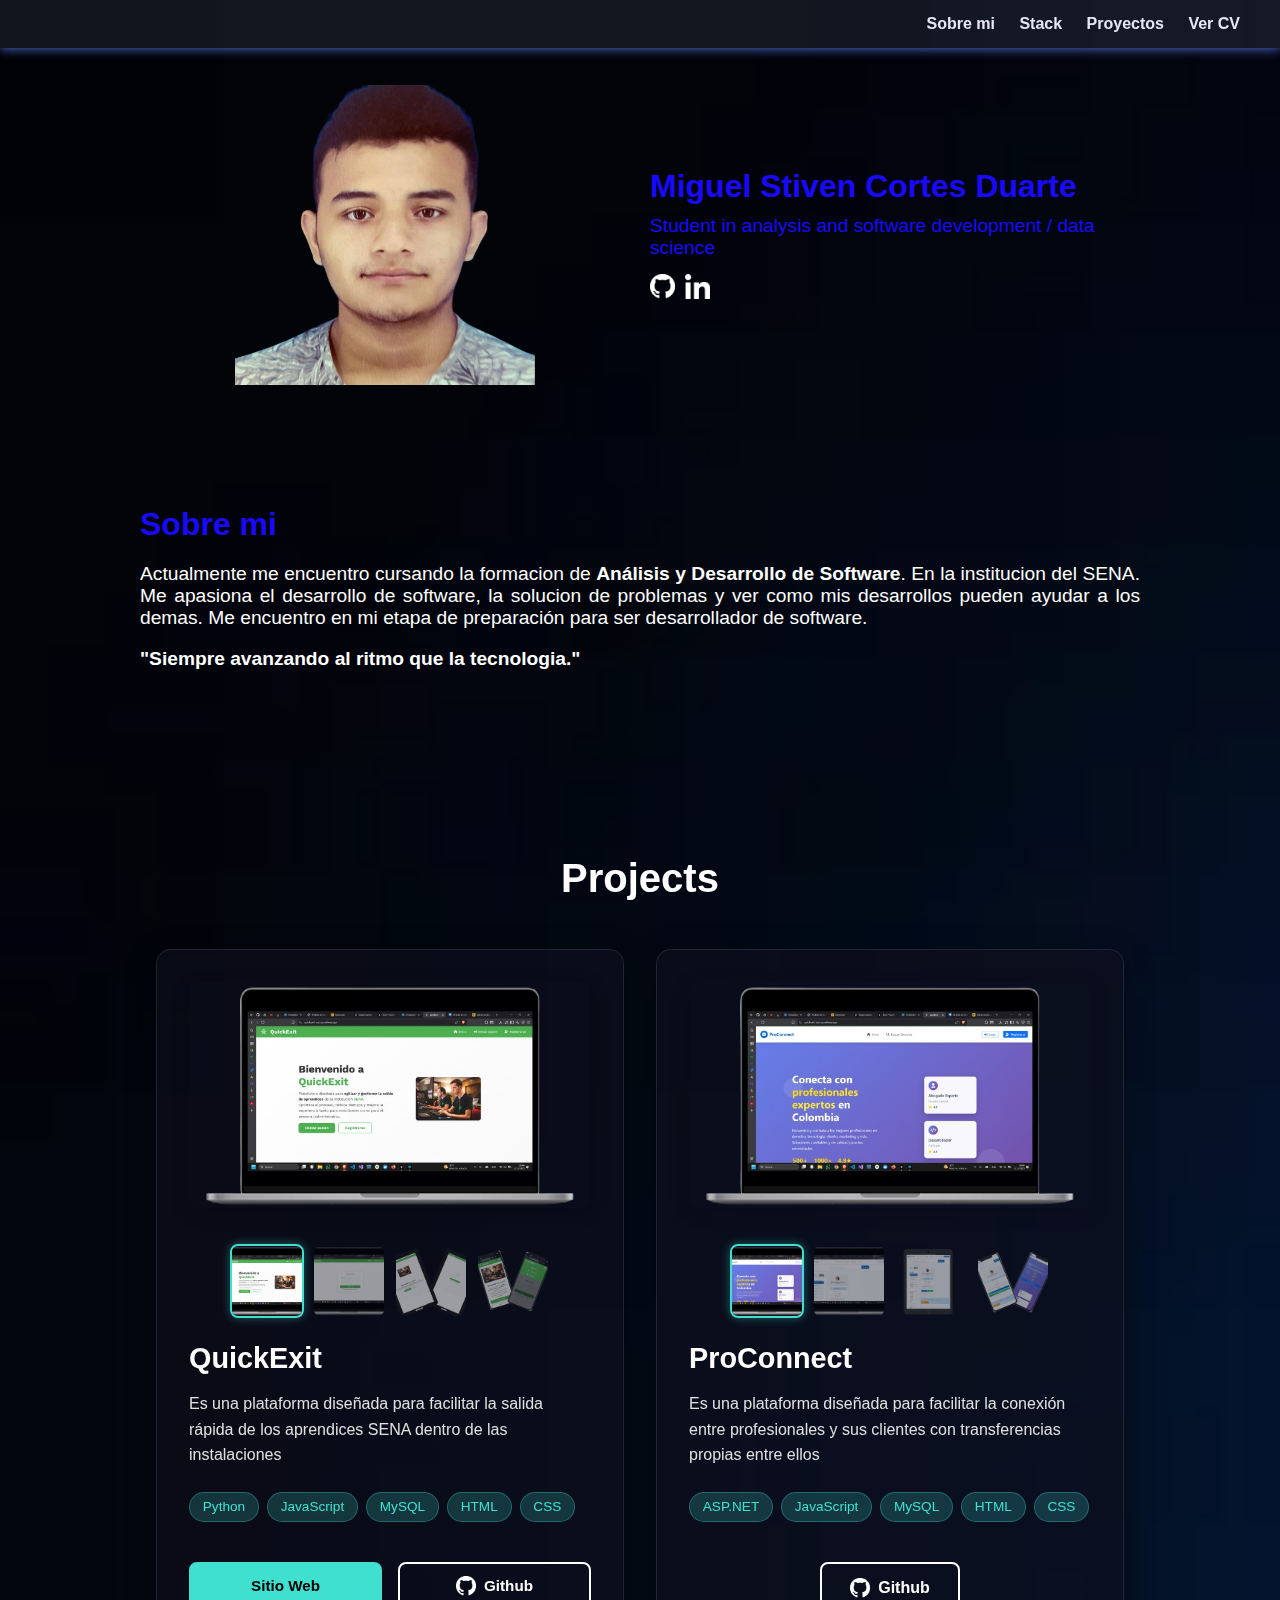
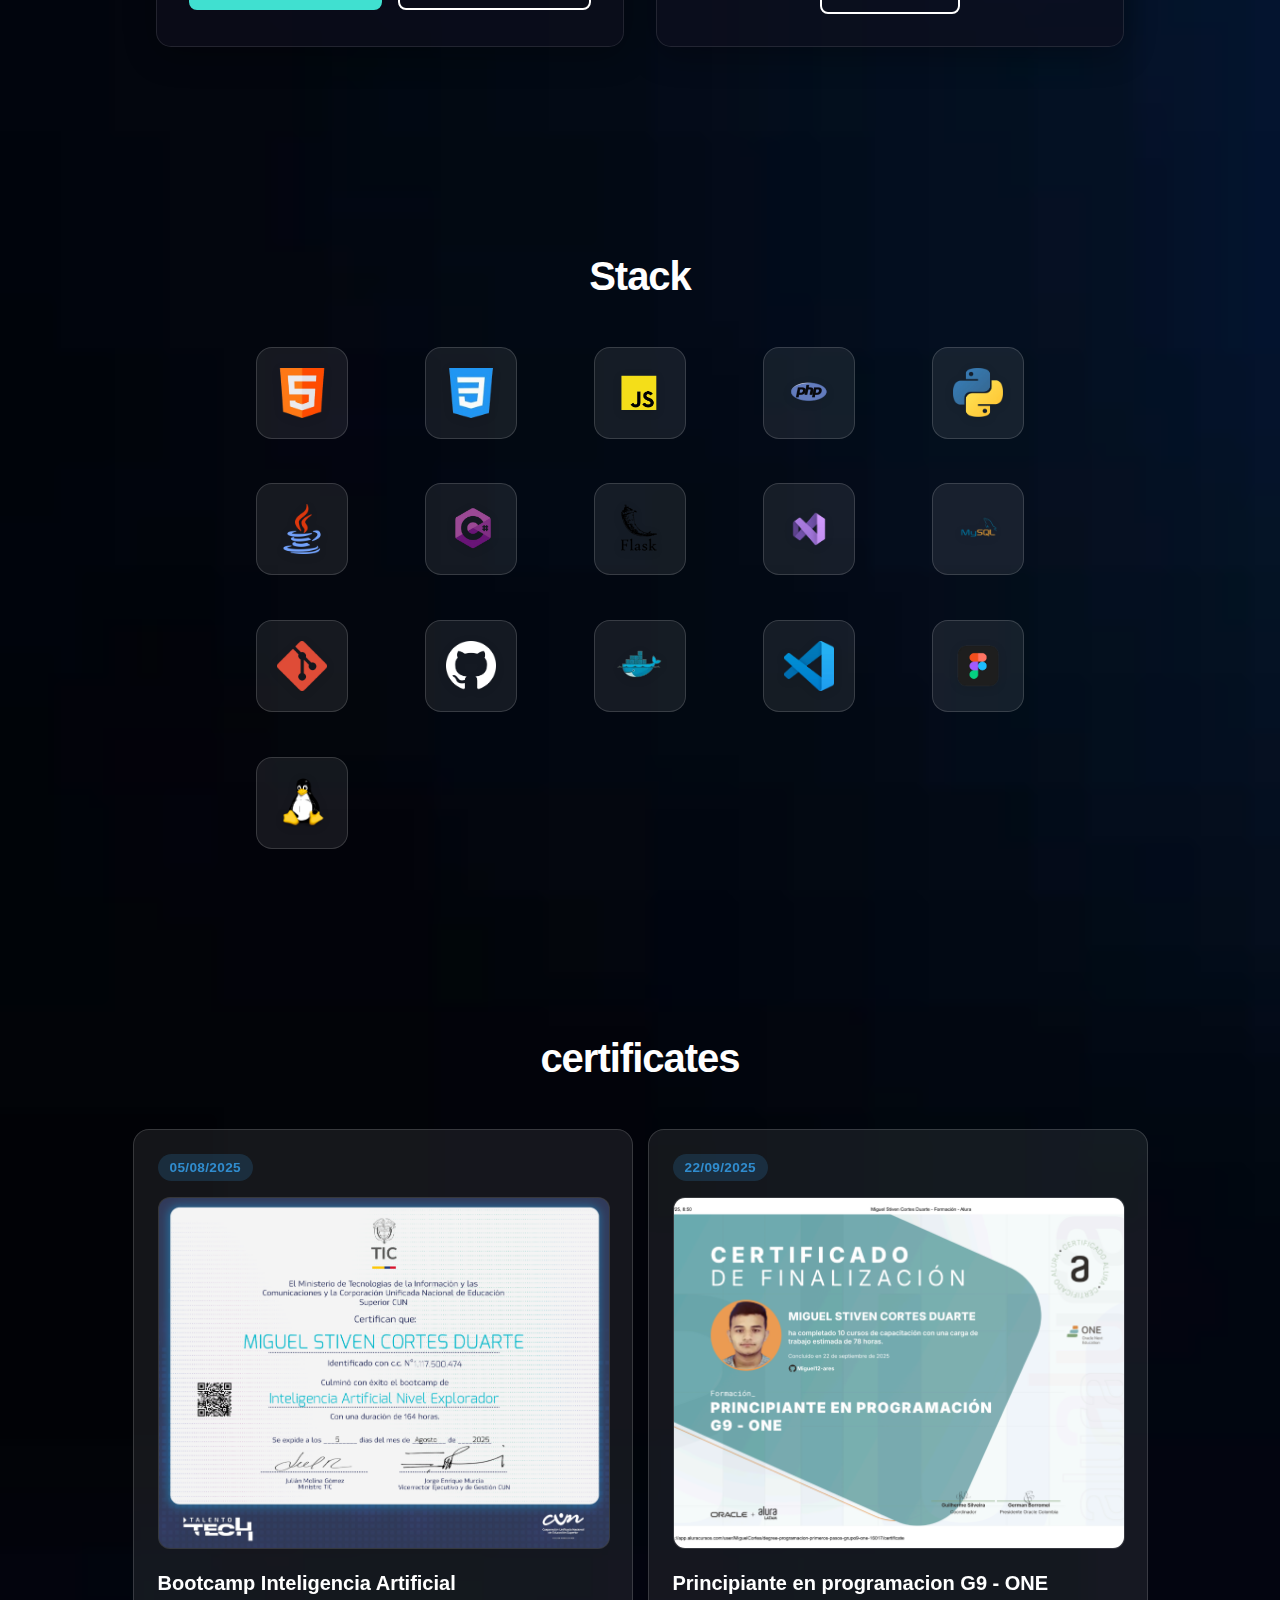
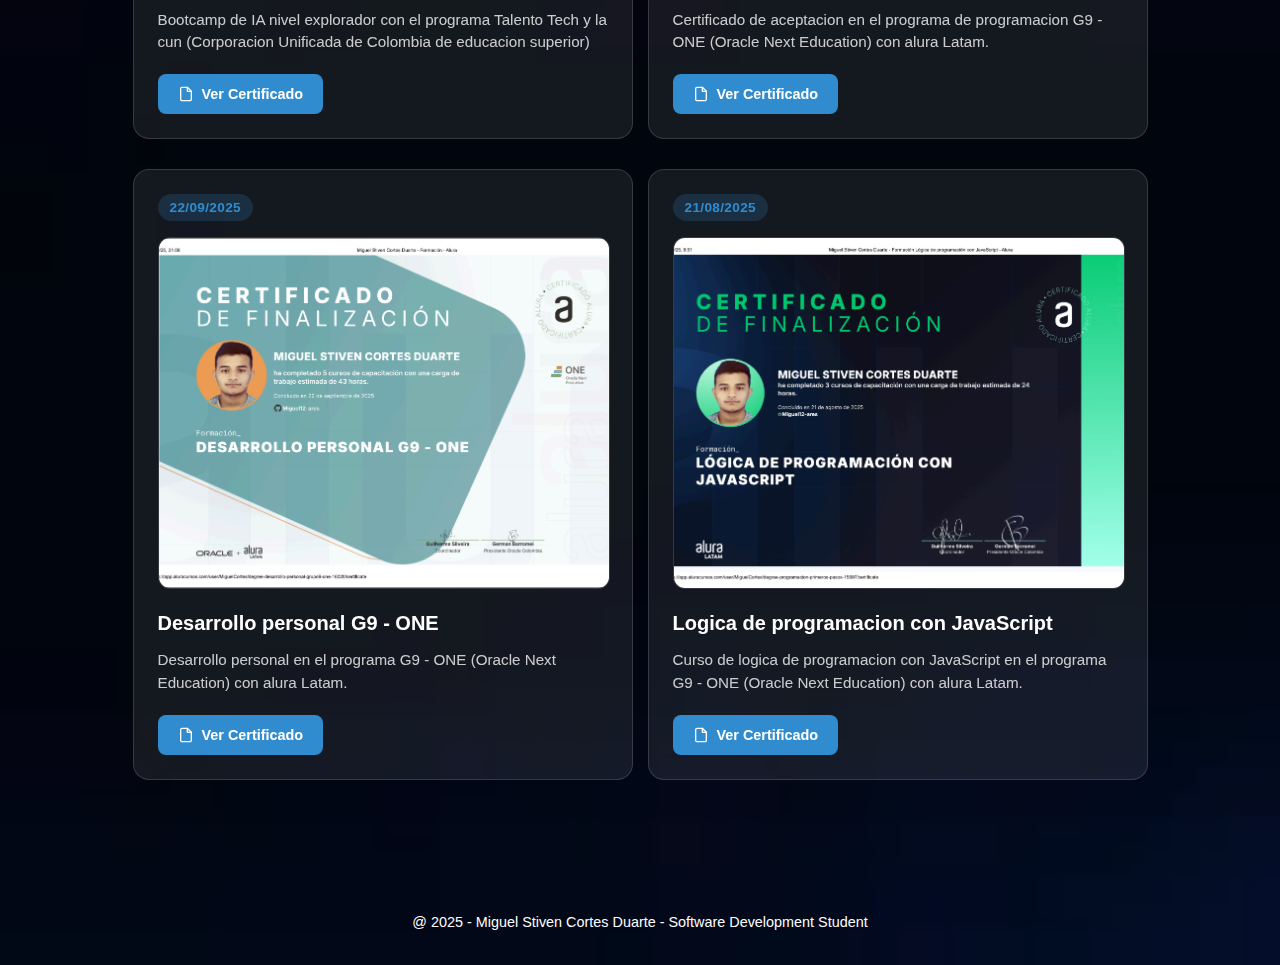
<file: index.html>
<!DOCTYPE html>
<html lang="es">
<head>
  <meta charset="UTF-8">
  <meta name="viewport" content="width=device-width, initial-scale=1.0">
  <title>Portafolio - Miguel Cortes</title>
  <!-- referencia a los estilos -->
  <link rel="stylesheet" href="css/global.css">
  <link rel="stylesheet" href="css/header.css">
  <link rel="stylesheet" href="css/perfil.css">
  <link rel="stylesheet" href="css/sobre-mi.css">
  <link rel="stylesheet" href="css/stack.css">
  <link rel="stylesheet" href="css/proyectos.css">
  <link rel="stylesheet" href="css/certificates.css">
  <!-- Iconos locales para tecnologías -->
  <link rel="icon" type="image/x-icon" href="img/Icon/icono.png">
</head>
<body>
  <!-- Fondo estático con gradientes - Open/Closed Principle aplicado -->
  <div class="static-background"></div>

  <!-- header de el portfolio -->
  <header class="header">
    <!-- nav para navegacion rapida -->
    <nav class="nav">
      <a href="#sobre-mi">Sobre mi</a>
      <a href="#stack">Stack</a>
      <a href="#proyectos">Proyectos</a>
      <a href="/pdf/Currículum-Miguel_Cortes.pdf">Ver CV</a>
    </nav>
  </header>

  <!-- seccion de mi perfil -->
  <section id="perfil">
  <div class="foto-perfil">
    <img src="img/perfil/foto-perfil.png" alt="Foto de perfil">
  </div>
  <div class="texto-sobre-mi">
    <h1>Miguel Stiven Cortes Duarte</h1>
    <h3>Student in analysis and software development / data science</h3>
    <div class="redes">
        <a href="https://github.com/Miguel12-ares" target="_blank">
            <img src="img/Icon/tools/github.png" alt="git hub">
        </a>
        <a href="https://www.linkedin.com/in/miguel-stiven-cortes-duarte-526046376/" target="_blank">
            <img src="img/Icon/tools/linkedin.png" alt="Linkedin">
        </a>
        </div>
    </div>
    </section>



  <!-- seccion sobre mi-->
  <section id="sobre-mi" class="seccion-sobre-mi">
    <h1>Sobre mi</h1>
    <div class="contenedor-sobre-mi">
        <p>
            Actualmente me encuentro cursando la formacion de <strong>Análisis y Desarrollo de Software</strong>. 
           En la institucion del SENA. Me apasiona el desarrollo de software, la solucion de problemas y ver 
           como mis desarrollos pueden ayudar a los demas. Me encuentro en mi etapa de preparación para ser
            desarrollador de software.
        </p>
        <p>
          <strong> "Siempre avanzando al ritmo que la tecnologia."</strong>
        </p>
    </div>    
  </section>

    <!-- mis proyectos -->
    <section id="proyectos" class="seccion-proyectos">
      <h1>Projects</h1>
      <!-- Contenedor principal de proyectos -->
      <div class="contenedor-proyectos">
        
        <!-- Proyecto 1: QuickExit -->
        <article class="proyecto-card">
          <div class="proyecto-contenido">
            <!-- Mockup principal -->
            <figure class="proyecto-mockup">
              <img id="quickexit-main" src="img/img-projects/quickexit/quickexit-pc.png" alt="QuickExit - Vista principal" class="mockup-imagen">
            </figure>
            
            <!-- Thumbnails navegables -->
            <div class="proyecto-thumbnails">
              <img src="img/img-projects/quickexit/quickexit-pc.png" alt="QuickExit - PC" class="thumbnail active" data-target="quickexit-main">
              <img src="img/img-projects/quickexit/quickexit-pc2.png" alt="QuickExit - PC 2" class="thumbnail" data-target="quickexit-main">
              <img src="img/img-projects/quickexit/quickexit-tablet.png" alt="QuickExit - Tablet" class="thumbnail" data-target="quickexit-main">
              <img src="img/img-projects/quickexit/quickexit-phone.png" alt="QuickExit - Móvil" class="thumbnail" data-target="quickexit-main">
            </div>
          </div>
          
          <!-- Información del proyecto -->
          <div class="proyecto-info">
            <h2 class="proyecto-titulo">QuickExit</h2>
            <p class="proyecto-descripcion">Es una plataforma diseñada para facilitar la salida rápida de los aprendices SENA dentro de las instalaciones</p>
            
            <!-- Badges de tecnologías -->
            <div class="proyecto-tecnologias">
              <span class="tech-badge">Python</span>
              <span class="tech-badge">JavaScript</span>
              <span class="tech-badge">MySQL</span>
              <span class="tech-badge">HTML</span>
              <span class="tech-badge">CSS</span>
            </div>
            
            <!-- Botones de acción -->
            <div class="proyecto-acciones">
              <a href="https://quickexit-test.up.railway.app/" target="_blank" class="btn btn-sitio"> 
                Sitio Web
              </a>
              <a href="https://github.com/Miguel12-ares/quickexit" target="_blank" class="btn btn-github">
                <img src="img/Icon/tools/github.png" alt="GitHub">
                Github
              </a>
            </div>
          </div>
        </article>
  
        <!-- Proyecto 2: ProConnect -->
        <article class="proyecto-card">
          <div class="proyecto-contenido">
            <!-- Mockup principal -->
            <figure class="proyecto-mockup">
              <img id="proconnect-main" src="img/img-projects/proconnect/proconnect-pc.png" alt="ProConnect - Vista principal" class="mockup-imagen">
            </figure>
            
            <!-- Thumbnails navegables -->
            <div class="proyecto-thumbnails">
              <img src="img/img-projects/proconnect/proconnect-pc.png" alt="ProConnect - PC" class="thumbnail active" data-target="proconnect-main">
              <img src="img/img-projects/proconnect/proconnect-pc2.png" alt="ProConnect - PC 2" class="thumbnail" data-target="proconnect-main">
              <img src="img/img-projects/proconnect/proconnect-tablet.png" alt="ProConnect - Tablet" class="thumbnail" data-target="proconnect-main">
              <img src="img/img-projects/proconnect/proconnect-phone.png" alt="ProConnect - Móvil" class="thumbnail" data-target="proconnect-main">
            </div>
          </div>
          
          <!-- Información del proyecto -->
          <div class="proyecto-info">
            <h2 class="proyecto-titulo">ProConnect</h2>
            <p class="proyecto-descripcion">Es una plataforma diseñada para facilitar la conexión entre profesionales y sus clientes con transferencias propias entre ellos</p>
            
            <!-- Badges de tecnologías -->
            <div class="proyecto-tecnologias">
              <span class="tech-badge">ASP.NET</span>
              <span class="tech-badge">JavaScript</span>
              <span class="tech-badge">MySQL</span>
              <span class="tech-badge">HTML</span>
              <span class="tech-badge">CSS</span>
            </div>
            
            <!-- Botones de acción -->
            <div class="proyecto-acciones single-button">
              <a href="https://github.com/Miguel12-ares/Proconenct" target="_blank" class="btn btn-github">
                <img src="img/Icon/tools/github.png" alt="GitHub">
                Github
              </a>
            </div>
          </div>
        </article>
  
      </div>
    </section>

  <!-- Sección Stack de Tecnologías -->
  <section id="stack" class="seccion-stack">
    <h1>Stack</h1>
    <div class="stack-container">
      <!-- Grid de tecnologías -->
      <div class="tech-grid">
        <!-- Frontend Technologies -->
        <div class="tech-item" data-tech="HTML5">
          <img src="img/Icon/web/icon-html.png" alt="HTML5" class="tech-icon">
        </div>
        <div class="tech-item" data-tech="CSS3">
          <img src="img/Icon/web/icon-css.png" alt="CSS3" class="tech-icon">
        </div>
        <div class="tech-item" data-tech="JavaScript">
          <img src="img/Icon/web/icon-js.png" alt="JavaScript" class="tech-icon">
        </div>
        
        <!-- Backend Technologies -->
        <div class="tech-item" data-tech="PHP">
          <img src="img/Icon/backend/php.png" alt="PHP" class="tech-icon">
        </div>
        <div class="tech-item" data-tech="Python">
          <img src="img/Icon/backend/python.png" alt="Python" class="tech-icon">
        </div>
        <div class="tech-item" data-tech="Java">
          <img src="img/Icon/backend/java.png" alt="Java" class="tech-icon">
        </div>
        <div class="tech-item" data-tech="C#">
          <img src="img/Icon/backend/c.png" alt="C#" class="tech-icon">
        </div>
        
        <!-- Frameworks & Libraries -->
        <div class="tech-item" data-tech="Flask">
          <img src="img/Icon/frameworks/flask.png" alt="Flask" class="tech-icon">
        </div>
        <div class="tech-item" data-tech="ASP.NET">
          <img src="img/Icon/frameworks/Mvs.png" alt="ASP.NET" class="tech-icon">
        </div>
        
        <!-- Database -->
        <div class="tech-item" data-tech="MySQL">
          <img src="img/Icon/db/mysql.png" alt="MySQL" class="tech-icon">
        </div>
        
        <!-- Tools & Others -->
        <div class="tech-item" data-tech="Git">
          <img src="img/Icon/tools/git.png" alt="Git" class="tech-icon">
        </div>
        <div class="tech-item" data-tech="GitHub">
          <img src="img/Icon/tools/github.png" alt="GitHub" class="tech-icon">
        </div>
        <div class="tech-item" data-tech="Docker">
          <img src="img/Icon/tools/docker.png" alt="Docker" class="tech-icon">
        </div>
        <div class="tech-item" data-tech="VS Code">
          <img src="img/Icon/tools/icon-vscode.png" alt="VS Code" class="tech-icon">
        </div>
        <div class="tech-item" data-tech="Figma">
          <img src="img/Icon/tools/icon-figma.png" alt="Figma" class="tech-icon">
        </div>
        
        <!-- Operating System -->
        <div class="tech-item" data-tech="Linux">
          <img src="img/Icon/os/icon-linux.png" alt="Linux" class="tech-icon">
        </div>
      </div>
    </div>
  </section>


  <!-- Sección certificates/Logros -->
  <section id="skills" class="seccion-skills">
    <h1>certificates</h1>
    <div class="skills-container">
      <!-- Grid de certificados -->
      <div class="certificates-grid">
        
        <!-- Certificado 1 -->
        <article class="certificate-card">
          <div class="certificate-date">05/08/2025</div>
          <div class="certificate-image">
            <img src="img/certificates/bootcamp-ia.png" alt="Bootcamp Inteligencia Artificial" class="cert-thumbnail">
          </div>
          <div class="certificate-info">
            <h3 class="certificate-title">Bootcamp Inteligencia Artificial</h3>
            <p class="certificate-description">Bootcamp de IA nivel explorador con el programa Talento Tech y la cun (Corporacion Unificada de Colombia de educacion superior)</p>
            <a href="/pdf/certificates/bootcamp-ia.pdf" target="_blank" class="btn-certificate" aria-label="Ver certificado de Bootcamp Inteligencia Artificial">
              <svg class="certificate-icon" width="16" height="16" viewBox="0 0 24 24" fill="none" xmlns="http://www.w3.org/2000/svg">
                <path d="M14 2H6C5.46957 2 4.96086 2.21071 4.58579 2.58579C4.21071 2.96086 4 3.46957 4 4V20C4 20.5304 4.21071 21.0391 4.58579 21.4142C4.96086 21.7893 5.46957 22 6 22H18C18.5304 22 19.0391 21.7893 19.4142 21.4142C19.7893 21.0391 20 20.5304 20 20V8L14 2Z" stroke="currentColor" stroke-width="2" stroke-linecap="round" stroke-linejoin="round"/>
                <polyline points="14,2 14,8 20,8" stroke="currentColor" stroke-width="2" stroke-linecap="round" stroke-linejoin="round"/>
              </svg>
              Ver Certificado
            </a>
          </div>
        </article>

        <!-- Certificado 2 -->
        <article class="certificate-card">
          <div class="certificate-date">22/09/2025</div>
          <div class="certificate-image">
            <img src="img/certificates/PrincipianteEnProgramacion.png" alt="Principiante en programacion G9 - ONE" class="cert-thumbnail">
          </div>
          <div class="certificate-info">
            <h3 class="certificate-title">Principiante en programacion G9 - ONE</h3>
            <p class="certificate-description">Certificado de aceptacion en el programa de programacion G9 - ONE (Oracle Next Education) con alura Latam.</p>
            <a href="/pdf/certificates/Miguel Stiven Cortes Duarte - Principiante en Programacion- Alura.pdf" target="_blank" class="btn-certificate" aria-label="Ver certificado de principiante en programacion G9 - ONE">
              <svg class="certificate-icon" width="16" height="16" viewBox="0 0 24 24" fill="none" xmlns="http://www.w3.org/2000/svg">
                <path d="M14 2H6C5.46957 2 4.96086 2.21071 4.58579 2.58579C4.21071 2.96086 4 3.46957 4 4V20C4 20.5304 4.21071 21.0391 4.58579 21.4142C4.96086 21.7893 5.46957 22 6 22H18C18.5304 22 19.0391 21.7893 19.4142 21.4142C19.7893 21.0391 20 20.5304 20 20V8L14 2Z" stroke="currentColor" stroke-width="2" stroke-linecap="round" stroke-linejoin="round"/>
                <polyline points="14,2 14,8 20,8" stroke="currentColor" stroke-width="2" stroke-linecap="round" stroke-linejoin="round"/>
              </svg>
              Ver Certificado
            </a>
          </div>
        </article>

        

        <!-- Certificado 3 -->
        <article class="certificate-card">
          <div class="certificate-date">22/09/2025</div>
          <div class="certificate-image">
            <img src="img/certificates/DesarrolloPersonal.png" alt="Desarrollo personal G9 - ONE" class="cert-thumbnail">
          </div>
          <div class="certificate-info">
            <h3 class="certificate-title">Desarrollo personal G9 - ONE</h3>
            <p class="certificate-description">Desarrollo personal en el programa G9 - ONE (Oracle Next Education) con alura Latam.</p>
            <a href="/pdf/certificates/Miguel Stiven Cortes Duarte - Formación - Alura.pdf" target="_blank" class="btn-certificate" aria-label="Ver certificado de Desarrollo personal G9 - ONE">
              <svg class="certificate-icon" width="16" height="16" viewBox="0 0 24 24" fill="none" xmlns="http://www.w3.org/2000/svg">
                <path d="M14 2H6C5.46957 2 4.96086 2.21071 4.58579 2.58579C4.21071 2.96086 4 3.46957 4 4V20C4 20.5304 4.21071 21.0391 4.58579 21.4142C4.96086 21.7893 5.46957 22 6 22H18C18.5304 22 19.0391 21.7893 19.4142 21.4142C19.7893 21.0391 20 20.5304 20 20V8L14 2Z" stroke="currentColor" stroke-width="2" stroke-linecap="round" stroke-linejoin="round"/>
                <polyline points="14,2 14,8 20,8 20,8" stroke="currentColor" stroke-width="2" stroke-linecap="round" stroke-linejoin="round"/>
              </svg>
              Ver Certificado
            </a>
          </div>
        </article>

        <!-- Certificado 4 -->
        <article class="certificate-card">
          <div class="certificate-date">21/08/2025</div>
          <div class="certificate-image">
            <img src="img/certificates/LogicaProgramacionJS.png" alt="Certificado del curso de logica de programcion con JS" class="cert-thumbnail">
          </div>
          <div class="certificate-info">
            <h3 class="certificate-title">Logica de programacion con JavaScript</h3>
            <p class="certificate-description">Curso de logica de programacion con JavaScript en el programa G9 - ONE (Oracle Next Education) con alura Latam.</p>
            <a href="/pdf/certificates/Miguel Stiven Cortes Duarte - Formación Lógica de programación con JavaScript - Alura.pdf" target="_blank" class="btn-certificate" aria-label="Ver certificado de logica de programacion con JavaScript">
              <svg class="certificate-icon" width="16" height="16" viewBox="0 0 24 24" fill="none" xmlns="http://www.w3.org/2000/svg">
                <path d="M14 2H6C5.46957 2 4.96086 2.21071 4.58579 2.58579C4.21071 2.96086 4 3.46957 4 4V20C4 20.5304 4.21071 21.0391 4.58579 21.4142C4.96086 21.7893 5.46957 22 6 22H18C18.5304 22 19.0391 21.7893 19.4142 21.4142C19.7893 21.0391 20 20.5304 20 20V8L14 2Z" stroke="currentColor" stroke-width="2" stroke-linecap="round" stroke-linejoin="round"/>
                <polyline points="14,2 14,8 20,8" stroke="currentColor" stroke-width="2" stroke-linecap="round" stroke-linejoin="round"/>
              </svg>
              Ver Certificado
            </a>
          </div>
        </article>

      </div>
    </div>
  </section>


  <!-- footer, con sus derechos de autor -->
  <footer class="footer">
    <p>@ 2025 - Miguel Stiven Cortes Duarte - Software Development Student</p>
  </footer>

  <!-- JavaScript modular para funcionalidades del portafolio -->
  <script src="js/thumbnails.js"></script>
  <script src="js/stack.js"></script>
  <script src="js/main.js"></script>

</body>
</html>
</file>
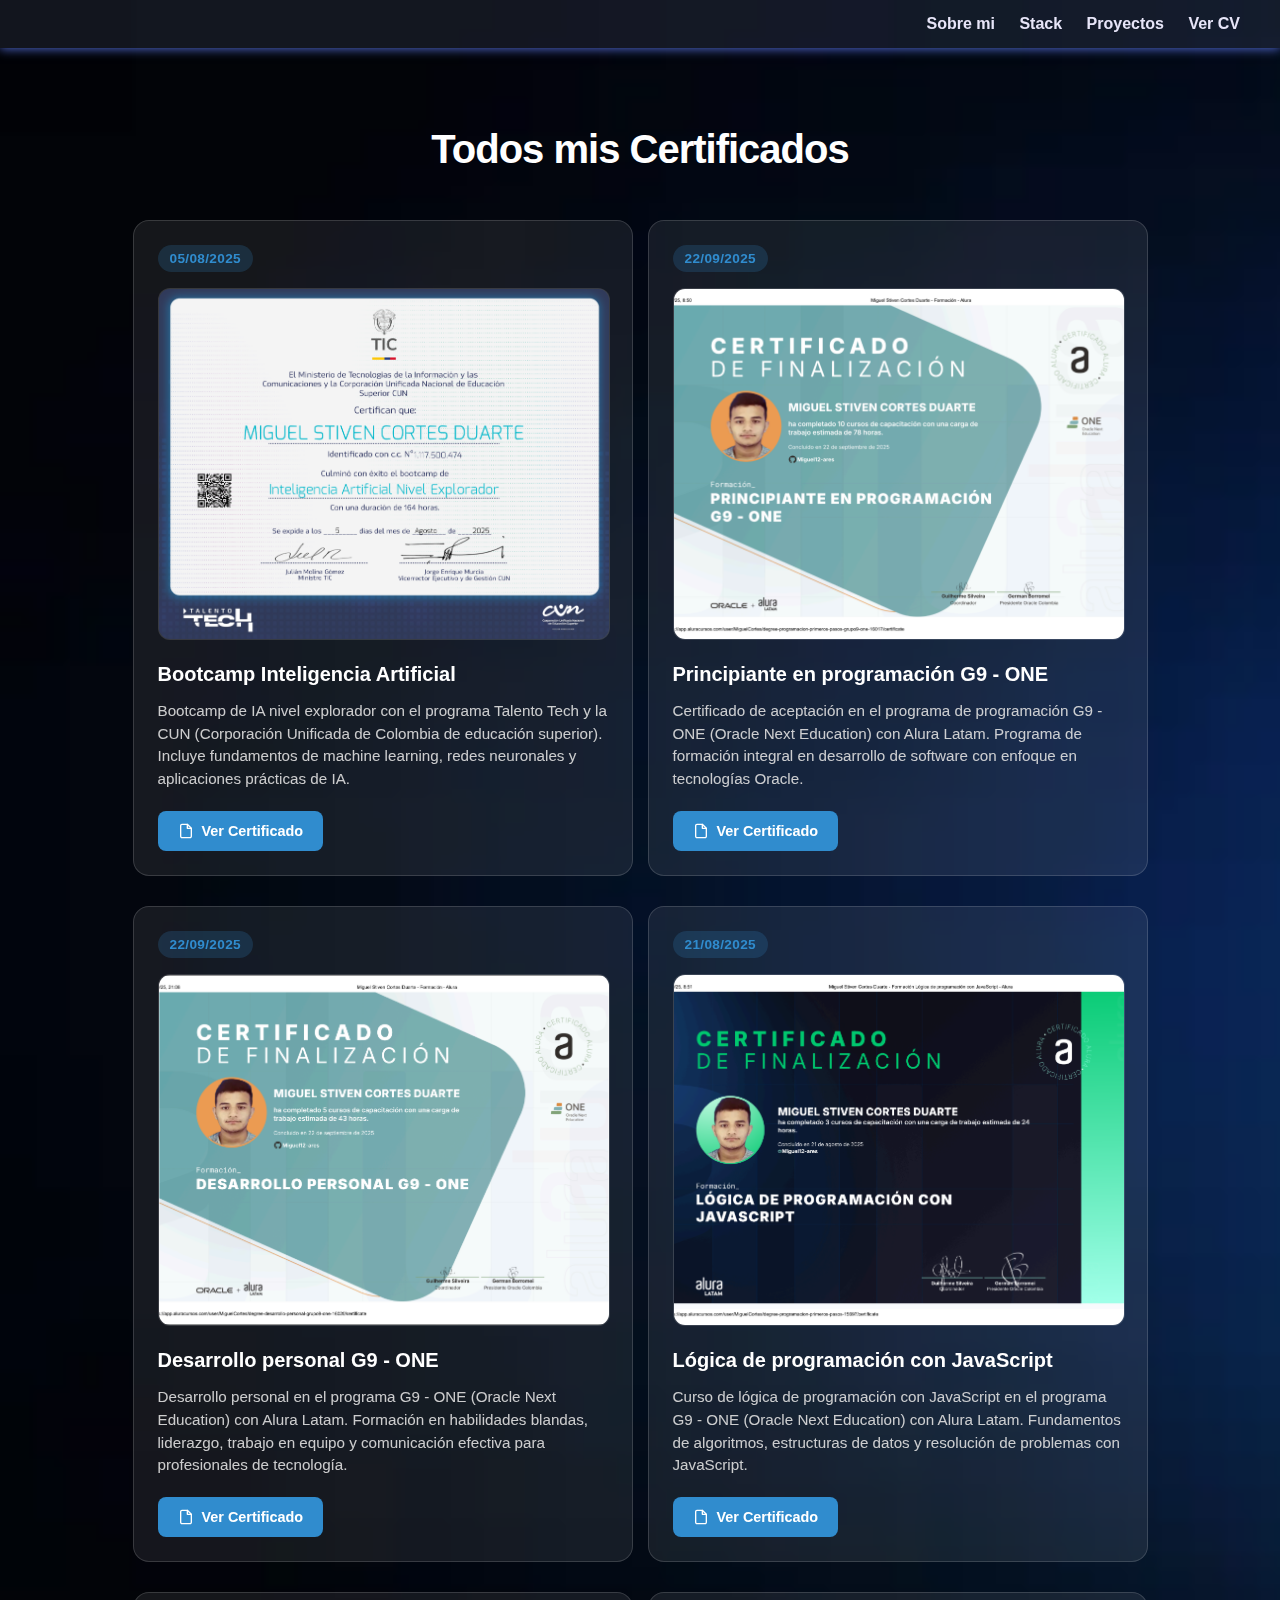
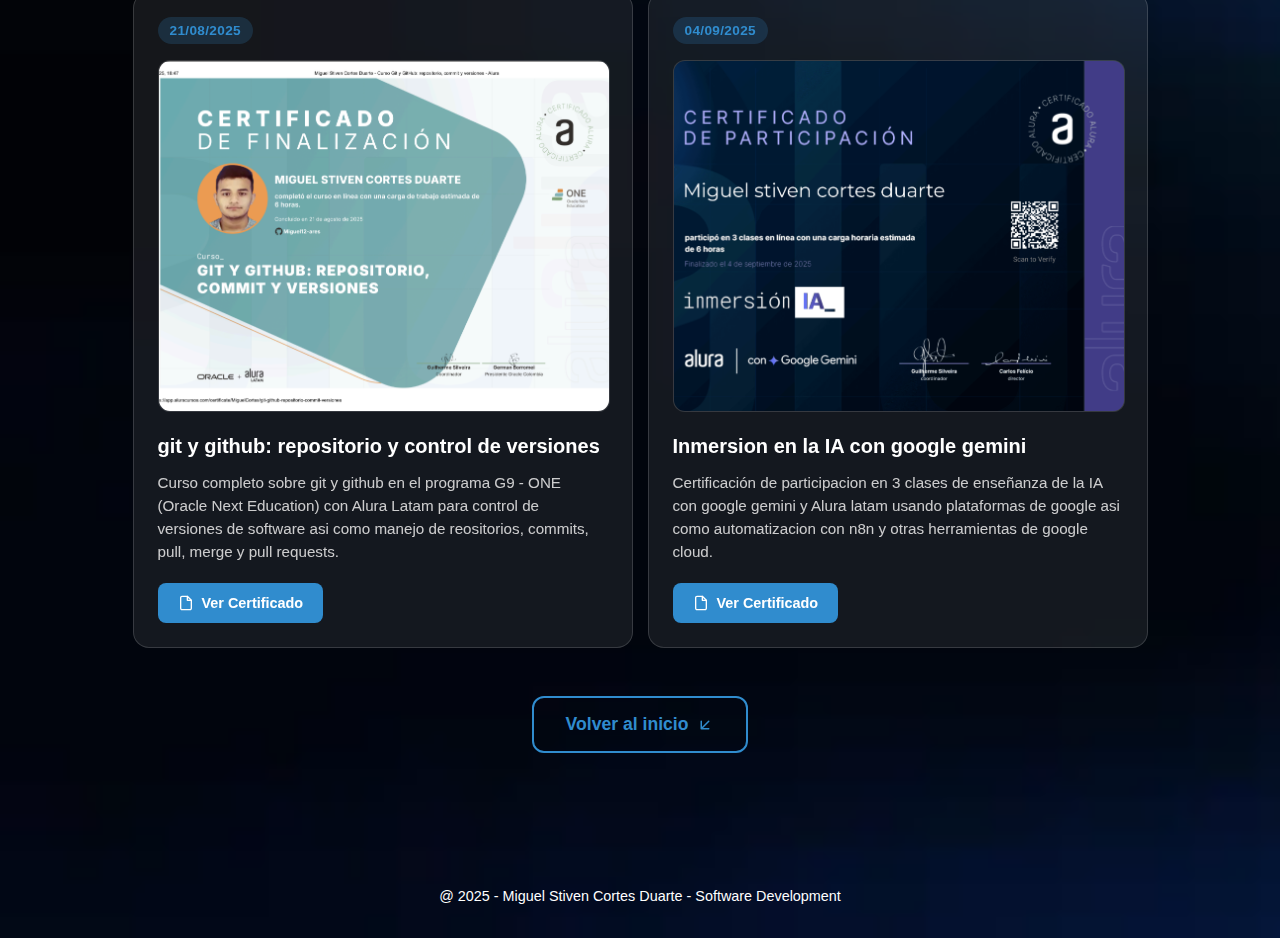
<file: certificates.html>
<!DOCTYPE html>
<html lang="es">
<head>
  <meta charset="UTF-8">
  <meta name="viewport" content="width=device-width, initial-scale=1.0">
  <title>Certificados - Miguel Cortes</title>
  <!-- referencia a los estilos -->
  <link rel="stylesheet" href="css/global.css">
  <link rel="stylesheet" href="css/header.css">
  <link rel="stylesheet" href="css/certificates.css">
  <!-- Iconos locales para tecnologías -->
  <link rel="icon" type="image/x-icon" href="img/Icon/icono.png">
</head>
<body>
  <!-- Fondo estático con gradientes -->
  <div class="static-background"></div>

  <!-- header de el portfolio -->
  <header class="header">
    <!-- nav para navegacion rapida -->
    <nav class="nav">
      <a href="index.html#sobre-mi">Sobre mi</a>
      <a href="index.html#stack">Stack</a>
      <a href="index.html#proyectos">Proyectos</a>
      <a href="/pdf/Currículum-Miguel_Cortes.pdf">Ver CV</a>
    </nav>
  </header>

  <!-- Sección principal de certificados -->
  <section id="skills" class="seccion-skills">
    <h1>Todos mis Certificados</h1>
    <div class="skills-container">
      <!-- Grid de certificados -->
      <div class="certificates-grid">
        
        <!-- Certificado 1 -->
        <article class="certificate-card">
          <div class="certificate-date">05/08/2025</div>
          <div class="certificate-image">
            <img src="img/certificates/bootcamp-ia.png" alt="Bootcamp Inteligencia Artificial" class="cert-thumbnail">
          </div>
          <div class="certificate-info">
            <h3 class="certificate-title">Bootcamp Inteligencia Artificial</h3>
            <p class="certificate-description">Bootcamp de IA nivel explorador con el programa Talento Tech y la CUN (Corporación Unificada de Colombia de educación superior). Incluye fundamentos de machine learning, redes neuronales y aplicaciones prácticas de IA.</p>
            <a href="/pdf/certificates/bootcamp-ia.pdf" target="_blank" class="btn-certificate" aria-label="Ver certificado de Bootcamp Inteligencia Artificial">
              <svg class="certificate-icon" width="16" height="16" viewBox="0 0 24 24" fill="none" xmlns="http://www.w3.org/2000/svg">
                <path d="M14 2H6C5.46957 2 4.96086 2.21071 4.58579 2.58579C4.21071 2.96086 4 3.46957 4 4V20C4 20.5304 4.21071 21.0391 4.58579 21.4142C4.96086 21.7893 5.46957 22 6 22H18C18.5304 22 19.0391 21.7893 19.4142 21.4142C19.7893 21.0391 20 20.5304 20 20V8L14 2Z" stroke="currentColor" stroke-width="2" stroke-linecap="round" stroke-linejoin="round"/>
                <polyline points="14,2 14,8 20,8" stroke="currentColor" stroke-width="2" stroke-linecap="round" stroke-linejoin="round"/>
              </svg>
              Ver Certificado
            </a>
          </div>
        </article>

        <!-- Certificado 2 -->
        <article class="certificate-card">
          <div class="certificate-date">22/09/2025</div>
          <div class="certificate-image">
            <img src="img/certificates/PrincipianteEnProgramacion.png" alt="Principiante en programacion G9 - ONE" class="cert-thumbnail">
          </div>
          <div class="certificate-info">
            <h3 class="certificate-title">Principiante en programación G9 - ONE</h3>
            <p class="certificate-description">Certificado de aceptación en el programa de programación G9 - ONE (Oracle Next Education) con Alura Latam. Programa de formación integral en desarrollo de software con enfoque en tecnologías Oracle.</p>
            <a href="/pdf/certificates/Miguel Stiven Cortes Duarte - Principiante en Programacion- Alura.pdf" target="_blank" class="btn-certificate" aria-label="Ver certificado de principiante en programacion G9 - ONE">
              <svg class="certificate-icon" width="16" height="16" viewBox="0 0 24 24" fill="none" xmlns="http://www.w3.org/2000/svg">
                <path d="M14 2H6C5.46957 2 4.96086 2.21071 4.58579 2.58579C4.21071 2.96086 4 3.46957 4 4V20C4 20.5304 4.21071 21.0391 4.58579 21.4142C4.96086 21.7893 5.46957 22 6 22H18C18.5304 22 19.0391 21.7893 19.4142 21.4142C19.7893 21.0391 20 20.5304 20 20V8L14 2Z" stroke="currentColor" stroke-width="2" stroke-linecap="round" stroke-linejoin="round"/>
                <polyline points="14,2 14,8 20,8" stroke="currentColor" stroke-width="2" stroke-linecap="round" stroke-linejoin="round"/>
              </svg>
              Ver Certificado
            </a>
          </div>
        </article>

        <!-- Certificado 3 -->
        <article class="certificate-card">
          <div class="certificate-date">22/09/2025</div>
          <div class="certificate-image">
            <img src="img/certificates/DesarrolloPersonal.png" alt="Desarrollo personal G9 - ONE" class="cert-thumbnail">
          </div>
          <div class="certificate-info">
            <h3 class="certificate-title">Desarrollo personal G9 - ONE</h3>
            <p class="certificate-description">Desarrollo personal en el programa G9 - ONE (Oracle Next Education) con Alura Latam. Formación en habilidades blandas, liderazgo, trabajo en equipo y comunicación efectiva para profesionales de tecnología.</p>
            <a href="/pdf/certificates/Miguel Stiven Cortes Duarte - Formación - Alura.pdf" target="_blank" class="btn-certificate" aria-label="Ver certificado de Desarrollo personal G9 - ONE">
              <svg class="certificate-icon" width="16" height="16" viewBox="0 0 24 24" fill="none" xmlns="http://www.w3.org/2000/svg">
                <path d="M14 2H6C5.46957 2 4.96086 2.21071 4.58579 2.58579C4.21071 2.96086 4 3.46957 4 4V20C4 20.5304 4.21071 21.0391 4.58579 21.4142C4.96086 21.7893 5.46957 22 6 22H18C18.5304 22 19.0391 21.7893 19.4142 21.4142C19.7893 21.0391 20 20.5304 20 20V8L14 2Z" stroke="currentColor" stroke-width="2" stroke-linecap="round" stroke-linejoin="round"/>
                <polyline points="14,2 14,8 20,8 20,8" stroke="currentColor" stroke-width="2" stroke-linecap="round" stroke-linejoin="round"/>
              </svg>
              Ver Certificado
            </a>
          </div>
        </article>

        <!-- Certificado 4 -->
        <article class="certificate-card">
          <div class="certificate-date">21/08/2025</div>
          <div class="certificate-image">
            <img src="img/certificates/LogicaProgramacionJS.png" alt="Certificado del curso de logica de programcion con JS" class="cert-thumbnail">
          </div>
          <div class="certificate-info">
            <h3 class="certificate-title">Lógica de programación con JavaScript</h3>
            <p class="certificate-description">Curso de lógica de programación con JavaScript en el programa G9 - ONE (Oracle Next Education) con Alura Latam. Fundamentos de algoritmos, estructuras de datos y resolución de problemas con JavaScript.</p>
            <a href="/pdf/certificates/Miguel Stiven Cortes Duarte - Formación Lógica de programación con JavaScript - Alura.pdf" target="_blank" class="btn-certificate" aria-label="Ver certificado de logica de programacion con JavaScript">
              <svg class="certificate-icon" width="16" height="16" viewBox="0 0 24 24" fill="none" xmlns="http://www.w3.org/2000/svg">
                <path d="M14 2H6C5.46957 2 4.96086 2.21071 4.58579 2.58579C4.21071 2.96086 4 3.46957 4 4V20C4 20.5304 4.21071 21.0391 4.58579 21.4142C4.96086 21.7893 5.46957 22 6 22H18C18.5304 22 19.0391 21.7893 19.4142 21.4142C19.7893 21.0391 20 20.5304 20 20V8L14 2Z" stroke="currentColor" stroke-width="2" stroke-linecap="round" stroke-linejoin="round"/>
                <polyline points="14,2 14,8 20,8" stroke="currentColor" stroke-width="2" stroke-linecap="round" stroke-linejoin="round"/>
              </svg>
              Ver Certificado
            </a>
          </div>
        </article>

        <!-- Certificado 5 -->
        <article class="certificate-card">
          <div class="certificate-date">21/08/2025</div>
          <div class="certificate-image">
            <img src="img/certificates/git-github.png" alt="git y github: repositorio y control de versiones" class="cert-thumbnail">
          </div>
          <div class="certificate-info">
            <h3 class="certificate-title">git y github: repositorio y control de versiones</h3>
            <p class="certificate-description">Curso completo sobre git y github en el programa G9 - ONE (Oracle Next Education) con Alura Latam para control de versiones de software asi como manejo de reositorios, commits, pull, merge y pull requests.</p>
            <a href="/pdf/certificates/Miguel Stiven Cortes Duarte - Curso Git y GitHub_ repositorio, commit y versiones - Alura.pdf" target="_blank" class="btn-certificate" aria-label="Ver certificado de Fundamentos de Base de Datos">
              <svg class="certificate-icon" width="16" height="16" viewBox="0 0 24 24" fill="none" xmlns="http://www.w3.org/2000/svg">
                <path d="M14 2H6C5.46957 2 4.96086 2.21071 4.58579 2.58579C4.21071 2.96086 4 3.46957 4 4V20C4 20.5304 4.21071 21.0391 4.58579 21.4142C4.96086 21.7893 5.46957 22 6 22H18C18.5304 22 19.0391 21.7893 19.4142 21.4142C19.7893 21.0391 20 20.5304 20 20V8L14 2Z" stroke="currentColor" stroke-width="2" stroke-linecap="round" stroke-linejoin="round"/>
                <polyline points="14,2 14,8 20,8" stroke="currentColor" stroke-width="2" stroke-linecap="round" stroke-linejoin="round"/>
              </svg>
              Ver Certificado
            </a>
          </div>
        </article>

        <!-- Certificado 6 -->
        <article class="certificate-card">
          <div class="certificate-date">04/09/2025</div>
          <div class="certificate-image">
            <img src="img/certificates/inmersion-ia.png" alt="inmersion ia con google" class="cert-thumbnail">
          </div>
          <div class="certificate-info">
            <h3 class="certificate-title">Inmersion en la IA con google gemini</h3>
            <p class="certificate-description">Certificación de participacion en 3 clases de enseñanza de la IA con google gemini y Alura latam usando plataformas de google asi como automatizacion con n8n y otras herramientas de google cloud. </p>
            <a href="/pdf/certificates/Inmersión IA con Google Gemini.pdf" target="_blank" class="btn-certificate" aria-label="Ver certificado de Desarrollo Web Frontend">
              <svg class="certificate-icon" width="16" height="16" viewBox="0 0 24 24" fill="none" xmlns="http://www.w3.org/2000/svg">
                <path d="M14 2H6C5.46957 2 4.96086 2.21071 4.58579 2.58579C4.21071 2.96086 4 3.46957 4 4V20C4 20.5304 4.21071 21.0391 4.58579 21.4142C4.96086 21.7893 5.46957 22 6 22H18C18.5304 22 19.0391 21.7893 19.4142 21.4142C19.7893 21.0391 20 20.5304 20 20V8L14 2Z" stroke="currentColor" stroke-width="2" stroke-linecap="round" stroke-linejoin="round"/>
                <polyline points="14,2 14,8 20,8" stroke="currentColor" stroke-width="2" stroke-linecap="round" stroke-linejoin="round"/>
              </svg>
              Ver Certificado
            </a>
          </div>
        </article>

      </div>

      <!-- Botón para volver al inicio -->
      <div class="ver-mas-container">
        <a href="index.html#skills" class="btn-ver-mas">
          Volver al inicio
          <svg class="arrow-icon" width="16" height="16" viewBox="0 0 24 24" fill="none" xmlns="http://www.w3.org/2000/svg">
            <path d="M17 7L7 17M7 17H17M7 17V7" stroke="currentColor" stroke-width="2" stroke-linecap="round" stroke-linejoin="round"/>
          </svg>
        </a>
      </div>
    </div>
  </section>

  <!-- footer, con sus derechos de autor -->
  <footer class="footer">
    <p>@ 2025 - Miguel Stiven Cortes Duarte - Software Development </p>
  </footer>

  <!-- JavaScript modular para funcionalidades del portafolio -->
  <script src="js/main.js"></script>

</body>
</html>
</file>
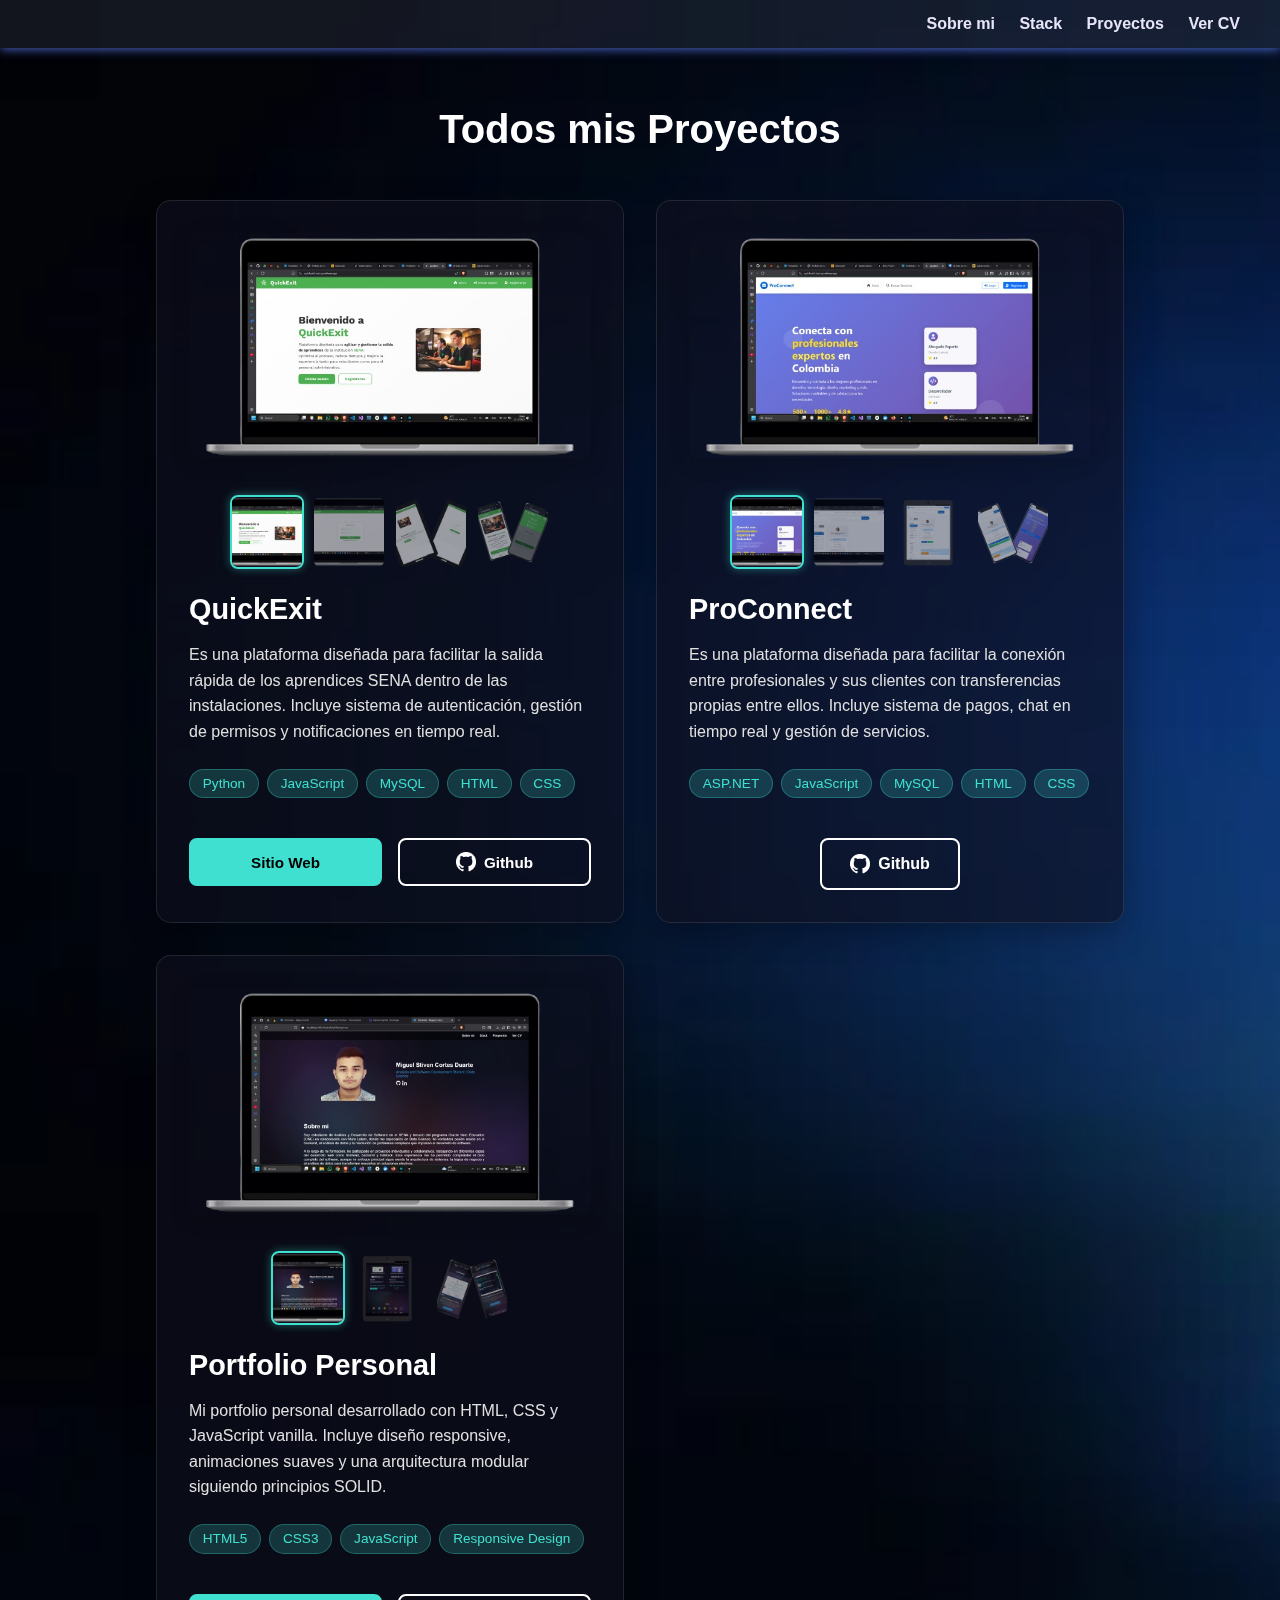
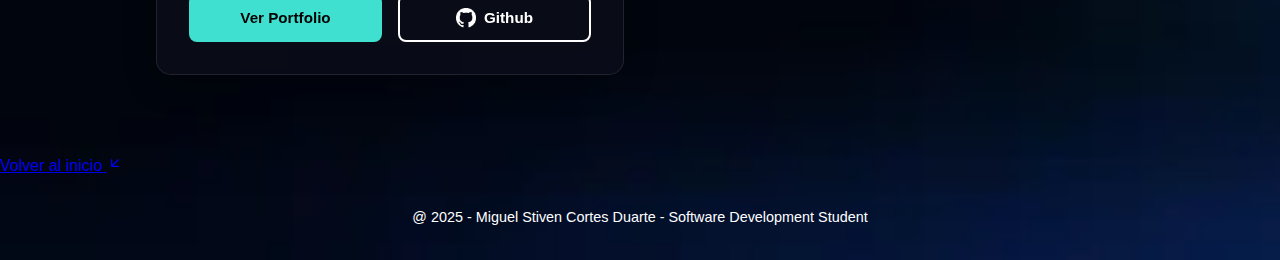
<file: projects.html>
<!DOCTYPE html>
<html lang="es">
<head>
  <meta charset="UTF-8">
  <meta name="viewport" content="width=device-width, initial-scale=1.0">
  <title>Proyectos - Miguel Cortes</title>
  <!-- referencia a los estilos -->
  <link rel="stylesheet" href="css/global.css">
  <link rel="stylesheet" href="css/header.css">
  <link rel="stylesheet" href="css/proyectos.css">
  <!-- Iconos locales para tecnologías -->
  <link rel="icon" type="image/x-icon" href="img/Icon/icono.png">
</head>
<body>
  <!-- Fondo estático con gradientes -->
  <div class="static-background"></div>

  <!-- header de el portfolio -->
  <header class="header">
    <!-- nav para navegacion rapida -->
    <nav class="nav">
      <a href="index.html#sobre-mi">Sobre mi</a>
      <a href="index.html#stack">Stack</a>
      <a href="index.html#proyectos">Proyectos</a>
      <a href="/pdf/Currículum-Miguel_Cortes.pdf">Ver CV</a>
    </nav>
  </header>

  <!-- Sección principal de proyectos -->
  <section id="proyectos" class="seccion-proyectos">
    <h1>Todos mis Proyectos</h1>
    <!-- Contenedor principal de proyectos -->
    <div class="contenedor-proyectos">
      
      <!-- Proyecto 1: QuickExit -->
      <article class="proyecto-card">
        <div class="proyecto-contenido">
          <!-- Mockup principal -->
          <figure class="proyecto-mockup">
            <img id="quickexit-main" src="img/img-projects/quickexit/quickexit-pc.png" alt="QuickExit - Vista principal" class="mockup-imagen">
          </figure>
          
          <!-- Thumbnails navegables -->
          <div class="proyecto-thumbnails">
            <img src="img/img-projects/quickexit/quickexit-pc.png" alt="QuickExit - PC" class="thumbnail active" data-target="quickexit-main">
            <img src="img/img-projects/quickexit/quickexit-pc2.png" alt="QuickExit - PC 2" class="thumbnail" data-target="quickexit-main">
            <img src="img/img-projects/quickexit/quickexit-tablet.png" alt="QuickExit - Tablet" class="thumbnail" data-target="quickexit-main">
            <img src="img/img-projects/quickexit/quickexit-phone.png" alt="QuickExit - Móvil" class="thumbnail" data-target="quickexit-main">
          </div>
        </div>
        
        <!-- Información del proyecto -->
        <div class="proyecto-info">
          <h2 class="proyecto-titulo">QuickExit</h2>
          <p class="proyecto-descripcion">Es una plataforma diseñada para facilitar la salida rápida de los aprendices SENA dentro de las instalaciones. Incluye sistema de autenticación, gestión de permisos y notificaciones en tiempo real.</p>
          
          <!-- Badges de tecnologías -->
          <div class="proyecto-tecnologias">
            <span class="tech-badge">Python</span>
            <span class="tech-badge">JavaScript</span>
            <span class="tech-badge">MySQL</span>
            <span class="tech-badge">HTML</span>
            <span class="tech-badge">CSS</span>
          </div>
          
          <!-- Botones de acción -->
          <div class="proyecto-acciones">
            <a href="https://quickexit.vercel.app/" target="_blank" class="btn btn-sitio"> 
              Sitio Web
            </a>
            <a href="https://github.com/Miguel12-ares/quickexit" target="_blank" class="btn btn-github">
              <img src="img/Icon/tools/github.png" alt="GitHub">
              Github
            </a>
          </div>
        </div>
      </article>

      <!-- Proyecto 2: ProConnect -->
      <article class="proyecto-card">
        <div class="proyecto-contenido">
          <!-- Mockup principal -->
          <figure class="proyecto-mockup">
            <img id="proconnect-main" src="img/img-projects/proconnect/proconnect-pc.png" alt="ProConnect - Vista principal" class="mockup-imagen">
          </figure>
          
          <!-- Thumbnails navegables -->
          <div class="proyecto-thumbnails">
            <img src="img/img-projects/proconnect/proconnect-pc.png" alt="ProConnect - PC" class="thumbnail active" data-target="proconnect-main">
            <img src="img/img-projects/proconnect/proconnect-pc2.png" alt="ProConnect - PC 2" class="thumbnail" data-target="proconnect-main">
            <img src="img/img-projects/proconnect/proconnect-tablet.png" alt="ProConnect - Tablet" class="thumbnail" data-target="proconnect-main">
            <img src="img/img-projects/proconnect/proconnect-phone.png" alt="ProConnect - Móvil" class="thumbnail" data-target="proconnect-main">
          </div>
        </div>
        
        <!-- Información del proyecto -->
        <div class="proyecto-info">
          <h2 class="proyecto-titulo">ProConnect</h2>
          <p class="proyecto-descripcion">Es una plataforma diseñada para facilitar la conexión entre profesionales y sus clientes con transferencias propias entre ellos. Incluye sistema de pagos, chat en tiempo real y gestión de servicios.</p>
          
          <!-- Badges de tecnologías -->
          <div class="proyecto-tecnologias">
            <span class="tech-badge">ASP.NET</span>
            <span class="tech-badge">JavaScript</span>
            <span class="tech-badge">MySQL</span>
            <span class="tech-badge">HTML</span>
            <span class="tech-badge">CSS</span>
          </div>
          
          <!-- Botones de acción -->
          <div class="proyecto-acciones single-button">
            <a href="https://github.com/Miguel12-ares/Proconenct" target="_blank" class="btn btn-github">
              <img src="img/Icon/tools/github.png" alt="GitHub">
              Github
            </a>
          </div>
        </div>
      </article>

      <!-- Proyecto 3: Portfolio Personal -->
      <article class="proyecto-card">
        <div class="proyecto-contenido">
          <!-- Mockup principal -->
          <figure class="proyecto-mockup">
            <img id="portfolio-main" src="img/img-projects/portfolio/portfolio-pc.png" alt="Portfolio Personal - Vista principal" class="mockup-imagen">
          </figure>
          
          <!-- Thumbnails navegables -->
          <div class="proyecto-thumbnails">
            <img src="img/img-projects/portfolio/portfolio-pc.png" alt="Portfolio - PC" class="thumbnail active" data-target="portfolio-main">
            <img src="img/img-projects/portfolio/portfolio-tablet.png" alt="Portfolio - PC 2" class="thumbnail" data-target="portfolio-main">
            <img src="img/img-projects/portfolio/portfolio-phone.png" alt="Portfolio - Tablet" class="thumbnail" data-target="portfolio-main">
          </div>
        </div>
        
        <!-- Información del proyecto -->
        <div class="proyecto-info">
          <h2 class="proyecto-titulo">Portfolio Personal</h2>
          <p class="proyecto-descripcion">Mi portfolio personal desarrollado con HTML, CSS y JavaScript vanilla. Incluye diseño responsive, animaciones suaves y una arquitectura modular siguiendo principios SOLID.</p>
          
          <!-- Badges de tecnologías -->
          <div class="proyecto-tecnologias">
            <span class="tech-badge">HTML5</span>
            <span class="tech-badge">CSS3</span>
            <span class="tech-badge">JavaScript</span>
            <span class="tech-badge">Responsive Design</span>
          </div>
          
          <!-- Botones de acción -->
          <div class="proyecto-acciones">
            <a href="https://miguel.adso.pro/" class="btn btn-sitio"> 
              Ver Portfolio
            </a>
            <a href="https://github.com/Miguel12-ares/portfolio" target="_blank" class="btn btn-github">
              <img src="img/Icon/tools/github.png" alt="GitHub">
              Github
            </a>
          </div>
        </div>
      </article>
        <!-- MAS PROJECTOS -->
      </section>
    <!-- Botón para volver al inicio -->
    <div class="ver-mas-container">
      <a href="index.html#proyectos" class="btn-ver-mas">
        Volver al inicio
        <svg class="arrow-icon" width="16" height="16" viewBox="0 0 24 24" fill="none" xmlns="http://www.w3.org/2000/svg">
          <path d="M17 7L7 17M7 17H17M7 17V7" stroke="currentColor" stroke-width="2" stroke-linecap="round" stroke-linejoin="round"/>
        </svg>
      </a>
    </div>
  

  <!-- footer, con sus derechos de autor -->
  <footer class="footer">
    <p>@ 2025 - Miguel Stiven Cortes Duarte - Software Development Student</p>
  </footer>

  <!-- JavaScript modular para funcionalidades del portafolio -->
  <script src="js/thumbnails.js"></script>
  <script src="js/main.js"></script>

</body>
</html>
</file>
<file: css/global.css>
/* Estilos generales del portfolio */
body {
  font-family: Arial, sans-serif;
  margin: 0;
  background-color: white;
  color: black;
}
body{
  background-image: url('../img/font2.png');
  background-repeat: no-repeat;
  background-size: cover;
}
/* Se le quita el scroll para los navegadores modernos */
body::-webkit-scrollbar{
    display: none;
}

/* margen para los titulos y color base */
h1, h2, h3 {
  margin-bottom: 10px;
  color: #1909fe;
}

/* color de los parrafos y separacion pequeña de los textos */
p {
  /* line-height: 1.6;da altura a los parrafos */
  color: #444;
}

/* estilos base para las secciones, con responsive */
section {
  padding: 60px 20px;
  max-width: 1000px;
  margin: auto;
}

/* estilos para los textos resaltados */
.resaltado {
  color: #0a66c2;
  font-weight: bold;
}

/* estilos para el footer del portfolio */
.footer {
  text-align: center;
  padding: 20px;
  font-size: 0.9rem;
}

.footer p {
  color: white;
}
</file>
<file: css/header.css>
/* header del portfolio */
.header {
  display: flex;
  justify-content: flex-end;
  align-items: center;
  position: fixed;
  top: 0;
  right: 0;
  left: 0;
  padding: 15px 40px;
  /* Fondo transparente con color tenue a azul */
  background-color: rgba(180, 193, 249, 0.1); 
  /* Efecto de filtro en el fondo al pasar sobre el */
  backdrop-filter: blur(5px); 
  /* z-index para asegurar que el encabezado este sobre el texto */
  z-index: 10;
  border: none;
  box-shadow: 0 1px 10px rgba(99, 127, 249, 0.8);
}

/* hipervinculos del nav */
.header a {
  margin-left: 20px;
  text-decoration: none;
  color: rgb(231, 229, 248);
  font-weight: bold;
  position: relative;
  z-index: 20;
}

/* "animacion" al hacer hover */
.header a:hover {
  text-decoration: underline;
}
</file>
<file: css/perfil.css>
/* seccion de mi perfil */
#perfil {
    /* ajuste de flexibilidad */
  display: flex;
  justify-content: center;
  align-items: center;
  flex-wrap: wrap;
  margin-top: 45px;
  gap: 20px;
  padding: 40px 20px;
  color: #000;
}

/* diseños de la imagen de perfil */
.foto-perfil {
  flex: 1;
  display: flex;
  justify-content: center;
  align-items: center;
}

.foto-perfil img {
  width: 300px;
  height: 300px;
  object-fit: cover; /* para que la imagen se ajuste mejor */
}

/* flexibilidad  para el texto */
.texto-sobre-mi {
  flex: 1;
  min-width: 250px;
}

.texto-sobre-mi h1 {
  font-size: 2rem;
  margin: 0;
}

.texto-sobre-mi h3 {
  font-size: 1.2rem;
  margin-top: 10px;
  font-weight: normal;
}

/* botones para las redes sociales*/
.redes {
  margin-top: 15px;
  display: flex;
  gap: 10px;
}
/* estilos para los iconos de las redes sociales */
.redes a img {
  width: 25px;
  height: 25px;
}
</file>
<file: css/sobre-mi.css>
/* estilos para la seccion sobre mi */
.sobre-mi {
  display: flex;
  justify-content: center;
  align-items: center;
}
.contenedor-sobre-mi p {
  color: white;
  text-align: justify;
  font-size: 1.2rem;
}
</file>
<file: css/stack.css>
/* Estilos para la sección Stack - Principio Single Responsibility */
/* Variables CSS para la sección Stack */
:root {
  --stack-bg: transparent;
  --stack-text: #ffffff;
  --stack-accent: #fbbf24;
  --stack-hover-shadow: rgba(251, 191, 36, 0.3);
  --stack-item-bg: rgba(255, 255, 255, 0.08);
  --stack-item-border: rgba(255, 255, 255, 0.15);
  --transition-smooth: all 0.3s cubic-bezier(0.4, 0, 0.2, 1);
}

/* Contenedor principal de la sección Stack */
.seccion-stack {
  margin: 40px auto;
  padding: 60px 20px;
  text-align: center;
  position: relative;
  max-width: 1200px;
}

/* Título de la sección */
.seccion-stack h1 {
  color: var(--stack-text);
  font-size: 2.5rem;
  margin-bottom: 3rem;
  font-weight: 700;
  letter-spacing: -0.025em;
}

/* Contenedor principal del stack */
.stack-container {
  max-width: 800px;
  margin: 0 auto;
  position: relative;
}

/* Etiqueta destacada removida según solicitud del usuario */

/* Grid de tecnologías */
.tech-grid {
  display: grid;
  grid-template-columns: repeat(auto-fit, minmax(100px, 1fr));
  gap: 2.8rem;
  justify-items: center;
  align-items: center;
  max-width: 800px;
  margin: 0 auto;
  justify-content: center;
}

/* Elementos individuales de tecnología */
.tech-item {
  width: 90px;
  height: 90px;
  background: var(--stack-item-bg);
  border: 1px solid var(--stack-item-border);
  border-radius: 16px;
  display: flex;
  align-items: center;
  justify-content: center;
  cursor: pointer;
  transition: var(--transition-smooth);
  position: relative;
}

/* Íconos dentro de los elementos */
.tech-item .tech-icon {
  width: 50px;
  height: 50px;
  object-fit: contain;
  object-position: center;
  transition: var(--transition-smooth);
  filter: drop-shadow(0 2px 4px rgba(0, 0, 0, 0.1));
  /* Asegurar que todos los iconos tengan el mismo tamaño visual */
  max-width: 50px;
  max-height: 50px;
}

/* Efecto hover para elementos de tecnología */
.tech-item:hover {
  transform: translateY(-4px) scale(1.05);
  background: rgba(255, 255, 255, 0.1);
  border-color: rgba(255, 255, 255, 0.2);
  box-shadow: 
    0 10px 25px rgba(0, 0, 0, 0.2),
    0 0 20px var(--stack-hover-shadow);
}

.tech-item:hover .tech-icon {
  transform: scale(1.1);
}

/* Elemento destacado removido según solicitud del usuario */

/* Tooltip para mostrar nombre de tecnología */
.tech-item::after {
  content: attr(data-tech);
  position: absolute;
  bottom: -45px;
  left: 50%;
  transform: translateX(-50%);
  background: rgba(0, 0, 0, 0.9);
  color: white;
  padding: 6px 12px;
  border-radius: 6px;
  font-size: 0.8rem;
  font-weight: 500;
  white-space: nowrap;
  opacity: 0;
  visibility: hidden;
  transition: var(--transition-smooth);
  pointer-events: none;
  z-index: 10;
  box-shadow: 0 4px 12px rgba(0, 0, 0, 0.3);
}

.tech-item:hover::after {
  opacity: 1;
  visibility: visible;
  bottom: -40px;
}

/* Responsive Design */
@media (max-width: 768px) {
  .seccion-stack {
    margin: 20px 10px;
    padding: 40px 15px;
  }
  
  .seccion-stack h1 {
    font-size: 2rem;
    margin-bottom: 2rem;
  }
  
  .tech-grid {
    grid-template-columns: repeat(auto-fit, minmax(80px, 1fr));
    gap: 1.5rem;
    max-width: 500px;
  }
  
  .tech-item {
    width: 80px;
    height: 80px;
  }
  
  .tech-item .tech-icon {
    width: 45px;
    height: 45px;
  }
}

@media (max-width: 480px) {
  .seccion-stack {
    margin: 15px 5px;
  }
  
  .tech-grid {
    grid-template-columns: repeat(4, 1fr);
    max-width: 350px;
    gap: 1.2rem;
  }
  
  .tech-item {
    width: 70px;
    height: 70px;
  }
  
  .tech-item .tech-icon {
    width: 38px;
    height: 38px;
  }
}

/* Animación de entrada para los elementos */
@keyframes fadeInUp {
  from {
    opacity: 0;
    transform: translateY(30px);
  }
  to {
    opacity: 1;
    transform: translateY(0);
  }
}

.tech-item {
  animation: fadeInUp 0.6s ease-out;
  animation-fill-mode: both;
}

/* Retrasos escalonados para la animación */
.tech-item:nth-child(1) { animation-delay: 0.1s; }
.tech-item:nth-child(2) { animation-delay: 0.2s; }
.tech-item:nth-child(3) { animation-delay: 0.3s; }
.tech-item:nth-child(4) { animation-delay: 0.4s; }
.tech-item:nth-child(5) { animation-delay: 0.5s; }
.tech-item:nth-child(6) { animation-delay: 0.6s; }
.tech-item:nth-child(7) { animation-delay: 0.7s; }
.tech-item:nth-child(8) { animation-delay: 0.8s; }
.tech-item:nth-child(9) { animation-delay: 0.9s; }
.tech-item:nth-child(10) { animation-delay: 1.0s; }
.tech-item:nth-child(11) { animation-delay: 1.1s; }
.tech-item:nth-child(12) { animation-delay: 1.2s; }

/* Contenedor del stack sin efectos de fondo */
.stack-container {
  position: relative;
}
</file>
<file: css/proyectos.css>
/* ===== ESTILOS PARA LA SECCIÓN DE PROYECTOS ===== */
/* Aplicando principios SOLID y manteniendo consistencia con el portfolio */

/* Variables CSS para colores y espaciados - Principio DRY */
:root {
  --proyecto-bg-transparent: rgba(15, 15, 30, 0.6);
  --proyecto-border-radius: 15px;
  --proyecto-padding: 2rem;
  --proyecto-gap: 2rem;
  --thumbnail-size: 70px;
  --btn-border-radius: 8px;
  --btn-padding: 12px 24px;
  --transition-smooth: all 0.3s ease;
  --color-turquesa: #40E0D0;
  --color-white: #ffffff;
  --color-gray-light: #e0e0e0;
  --shadow-card: 0 8px 32px rgba(0, 0, 0, 0.3);
}

/* Contenedor principal de la sección proyectos */
.seccion-proyectos {
  text-align: center;
  padding: 80px 20px;
  backdrop-filter: blur(5px);
}

.seccion-proyectos h1 {
  margin-bottom: 3rem;
  font-size: 2.5rem;
  color: var(--color-white);
}

/* Contenedor de proyectos - Grid responsive */
.contenedor-proyectos {
  display: grid;
  grid-template-columns: repeat(2, 1fr); /* 2 columnas en desktop */
  gap: var(--proyecto-gap);
  max-width: 1400px;
  margin: 0 auto;
  padding: 0 1rem;
}

/* Card individual de proyecto */
.proyecto-card {
  background: var(--proyecto-bg-transparent);
  border-radius: var(--proyecto-border-radius);
  padding: var(--proyecto-padding);
  backdrop-filter: blur(10px);
  border: 1px solid rgba(255, 255, 255, 0.1);
  box-shadow: var(--shadow-card);
  transition: var(--transition-smooth);
  display: flex;
  flex-direction: column;
  gap: 1.5rem;
}

.proyecto-card:hover {
  transform: translateY(-8px);
  box-shadow: 0 12px 40px rgba(0, 0, 0, 0.4);
  border-color: rgba(64, 224, 208, 0.3);
}

/* Contenido visual del proyecto (mockup + thumbnails) */
.proyecto-contenido {
  display: flex;
  flex-direction: column;
  gap: 1rem;
}

/* Mockup principal */
.proyecto-mockup {
  margin: 0;
  text-align: center;
}

.mockup-imagen {
  width: 100%;
  max-width: 500px;
  height: auto;
  border-radius: 10px;
  transition: var(--transition-smooth);
  box-shadow: 0 4px 20px rgba(0, 0, 0, 0.2);
}

/* Contenedor de thumbnails */
.proyecto-thumbnails {
  display: flex;
  justify-content: center;
  gap: 0.5rem;
  margin-top: 1rem;
}

/* Estilos de thumbnails individuales */
.thumbnail {
  width: var(--thumbnail-size);
  height: var(--thumbnail-size);
  object-fit: cover;
  border-radius: 8px;
  cursor: pointer;
  opacity: 0.6;
  transition: var(--transition-smooth);
  border: 2px solid transparent;
}

.thumbnail:hover {
  opacity: 0.8;
  transform: scale(1.05);
}

.thumbnail.active {
  opacity: 1;
  border-color: var(--color-turquesa);
  box-shadow: 0 0 10px rgba(64, 224, 208, 0.4);
}

/* Información del proyecto */
.proyecto-info {
  text-align: left;
  display: flex;
  flex-direction: column;
  gap: 1rem;
}

.proyecto-titulo {
  color: var(--color-white);
  font-size: 1.8rem;
  margin: 0;
  font-weight: 600;
}

.proyecto-descripcion {
  color: var(--color-gray-light);
  line-height: 1.6;
  margin: 0;
  font-size: 1rem;
}

/* Badges de tecnologías */
.proyecto-tecnologias {
  display: flex;
  flex-wrap: wrap;
  gap: 0.5rem;
  margin: 0.5rem 0;
}

.tech-badge {
  background: rgba(64, 224, 208, 0.2);
  color: var(--color-turquesa);
  padding: 0.4rem 0.8rem;
  border-radius: 20px;
  font-size: 0.85rem;
  font-weight: 500;
  border: 1px solid rgba(64, 224, 208, 0.3);
  transition: var(--transition-smooth);
}

.tech-badge:hover {
  background: rgba(64, 224, 208, 0.3);
  transform: translateY(-1px);
}

/* Botones de acción */
.proyecto-acciones {
  display: flex;
  gap: 1rem;
  margin-top: 1rem;
  flex-wrap: wrap; /* Permite que los botones se envuelvan si es necesario */
  width: 100%;
  box-sizing: border-box;
}

/* Contenedor con un solo botón - centrado */
.proyecto-acciones.single-button {
  justify-content: center !important;
  align-items: center;
  text-align: center;
}

/* Botón único más grande */
.proyecto-acciones.single-button .btn {
  min-width: 0;
  max-width: 70%; /* Máximo 70% del contenedor */
  padding: 14px 28px;
  font-size: 1rem;
  font-weight: 700;
  flex: 0 1 auto; /* No se expande automáticamente */
}

.btn {
  padding: var(--btn-padding);
  border-radius: var(--btn-border-radius);
  text-decoration: none;
  font-weight: 600;
  font-size: 0.95rem;
  transition: var(--transition-smooth);
  cursor: pointer;
  display: inline-flex;
  align-items: center;
  justify-content: center;
  gap: 0.5rem; /* Espacio entre icono y texto */
  min-width: 0; /* Permite que el botón se encoja */
  flex: 1; /* Los botones se expanden igualmente */
  max-width: 100%; /* Respeta el ancho del contenedor */
  box-sizing: border-box; /* Incluye padding y border en el ancho total */
}

/* Iconos dentro de los botones */
.btn img {
  width: 20px;
  height: 20px;
  filter: brightness(0) invert(1); /* Hace los iconos blancos por defecto */
  transition: var(--transition-smooth);
}

/* Botón Sitio Web - Turquesa */
.btn-sitio {
  background: var(--color-turquesa);
  color: #000;
  border: 2px solid var(--color-turquesa);
}

.btn-sitio img {
  filter: brightness(0); /* Iconos negros para botón turquesa */
}

.btn-sitio:hover {
  background: transparent;
  color: var(--color-turquesa);
  transform: translateY(-2px);
  box-shadow: 0 4px 15px rgba(64, 224, 208, 0.3);
}

.btn-sitio:hover img {
  filter: brightness(0) invert(1) sepia(1) saturate(5) hue-rotate(140deg); /* Icono turquesa en hover */
}

/* Botón Github - Transparente con borde */
.btn-github {
  background: transparent;
  color: var(--color-white);
  border: 2px solid var(--color-white);
}

.btn-github:hover {
  background: var(--color-white);
  color: #000;
  transform: translateY(-2px);
  box-shadow: 0 4px 15px rgba(255, 255, 255, 0.2);
}

.btn-github:hover img {
  filter: brightness(0); /* Icono negro en hover */
}


/* ===== RESPONSIVE DESIGN ===== */

/* Tablet (768px - 1024px) */
@media (max-width: 1024px) {
  .contenedor-proyectos {
    grid-template-columns: 1fr; /* 1 columna en tablet */
    gap: 3rem;
    max-width: 800px;
  }
  
  .proyecto-card {
    padding: 1.5rem;
  }
  
  .seccion-proyectos h1 {
    font-size: 2.2rem;
  }
  
  .proyecto-titulo {
    font-size: 1.6rem;
  }
  
  /* Botones en tablet - mantener en fila pero más pequeños */
  .btn {
    min-width: 0;
    max-width: 100%;
    padding: 10px 18px;
  }
  
  /* Botón único en tablet */
  .proyecto-acciones.single-button {
    justify-content: center !important;
  }
  
  .proyecto-acciones.single-button .btn {
    min-width: 0;
    max-width: 60%;
    padding: 12px 24px;
    flex: 0 0 auto; /* No crece ni se encoge, mantiene su tamaño natural */
  }
}

/* Mobile (menos de 768px) */
@media (max-width: 768px) {
  .seccion-proyectos {
    padding: 60px 15px;
  }
  
  .contenedor-proyectos {
    grid-template-columns: 1fr; /* 1 columna en móvil */
    gap: 2.5rem;
    padding: 0 0.5rem;
  }
  
  .proyecto-card {
    padding: 1.2rem;
  }
  
  .seccion-proyectos h1 {
    font-size: 2rem;
    margin-bottom: 2rem;
  }
  
  .proyecto-titulo {
    font-size: 1.4rem;
  }
  
  .proyecto-descripcion {
    font-size: 0.95rem;
  }
  
  /* Thumbnails más pequeños en móvil */
  .thumbnail {
    width: 60px;
    height: 60px;
  }
  
  /* Botones apilados en móvil */
  .proyecto-acciones {
    flex-direction: column;
    gap: 0.8rem;
  }
  
  .btn {
    width: 100%;
    padding: 14px 16px;
    min-width: 0;
    max-width: 100%;
    flex: unset;
    font-size: 1rem;
    box-sizing: border-box;
  }
  
  .btn img {
    width: 20px;
    height: 20px;
  }
  
  /* Botón único en móvil - mantiene ancho completo pero centrado */
  .proyecto-acciones.single-button {
    justify-content: center !important;
    align-items: center;
  }
  
  .proyecto-acciones.single-button .btn {
    width: 85%;
    max-width: 100%;
    padding: 16px 20px;
    font-size: 1.1rem;
    flex: 0 0 auto; /* No crece ni se encoge */
  }
  
  /* Badges más pequeños */
  .tech-badge {
    font-size: 0.8rem;
    padding: 0.3rem 0.6rem;
  }
}

/* Mobile pequeño (menos de 480px) */
@media (max-width: 480px) {
  .seccion-proyectos {
    padding: 50px 10px;
  }
  
  .proyecto-card {
    padding: 1rem;
  }
  
  .seccion-proyectos h1 {
    font-size: 1.8rem;
  }
  
  .proyecto-titulo {
    font-size: 1.3rem;
  }
  
  .thumbnail {
    width: 50px;
    height: 50px;
  }
  
  .proyecto-thumbnails {
    gap: 0.3rem;
  }
  
  /* Refuerzo del centrado para pantallas muy pequeñas */
  .proyecto-acciones.single-button {
    justify-content: center !important;
    align-items: center !important;
    display: flex !important;
  }
  
  .proyecto-acciones.single-button .btn {
    width: 90%;
    margin: 0 auto;
    flex: none !important;
  }
}

/* ===== ANIMACIONES Y TRANSICIONES ADICIONALES ===== */

/* Animación de entrada para las cards */
@keyframes fadeInUp {
  from {
    opacity: 0;
    transform: translateY(30px);
  }
  to {
    opacity: 1;
    transform: translateY(0);
  }
}

.proyecto-card {
  animation: fadeInUp 0.6s ease-out;
}

/* Delay escalonado para múltiples cards */
.proyecto-card:nth-child(1) {
  animation-delay: 0.1s;
}

.proyecto-card:nth-child(2) {
  animation-delay: 0.2s;
}

/* Efecto de hover en la imagen principal */
.mockup-imagen:hover {
  transform: scale(1.02);
}

/* Mejoras de accesibilidad */
.thumbnail:focus,
.btn:focus {
  outline: 2px solid var(--color-turquesa);
  outline-offset: 2px;
}

/* Reducir animaciones para usuarios que prefieren menos movimiento */
@media (prefers-reduced-motion: reduce) {
  * {
    animation-duration: 0.01ms !important;
    animation-iteration-count: 1 !important;
    transition-duration: 0.01ms !important;
  }
}
</file>
<file: css/certificates.css>
/* Estilos para la sección Skills/Logros - Principio Single Responsibility */
/* Variables CSS para la sección Skills */
:root {
  --skills-bg: transparent;
  --skills-text: #ffffff;
  --skills-accent: #308cce;
  --skills-card-bg: rgba(255, 255, 255, 0.08);
  --skills-card-border: rgba(255, 255, 255, 0.15);
  --skills-card-hover-bg: rgba(255, 255, 255, 0.12);
  --skills-card-hover-border: rgba(255, 255, 255, 0.25);
  --skills-date-bg: rgba(48, 140, 206, 0.2);
  --skills-date-text: #308cce;
  --skills-btn-bg: #308cce;
  --skills-btn-hover: #2a7bb8;
  --skills-shadow: rgba(0, 0, 0, 0.3);
  --skills-hover-shadow: rgba(48, 140, 206, 0.3);
  --transition-smooth: all 0.3s cubic-bezier(0.4, 0, 0.2, 1);
}

/* Contenedor principal de la sección Skills */
.seccion-skills {
  margin: 40px auto;
  padding: 60px 20px;
  text-align: center;
  position: relative;
  max-width: 1200px;
}

/* Título de la sección */
.seccion-skills h1 {
  color: var(--skills-text);
  font-size: 2.5rem;
  margin-bottom: 3rem;
  font-weight: 700;
  letter-spacing: -0.025em;
}

/* Contenedor principal del skills */
.skills-container {
  max-width: 1000px;
  margin: 0 auto;
  position: relative;
}

/* Grid de certificados - 2 columnas responsive */
.certificates-grid {
  display: grid;
  grid-template-columns: repeat(2, 1fr);
  gap: 30px;
  justify-items: center;
  align-items: start;
}

/* Tarjetas individuales de certificados */
.certificate-card {
  background: var(--skills-card-bg);
  border: 1px solid var(--skills-card-border);
  border-radius: 16px;
  padding: 24px;
  width: 100%;
  max-width: 450px;
  cursor: pointer;
  transition: var(--transition-smooth);
  position: relative;
  backdrop-filter: blur(10px);
  -webkit-backdrop-filter: blur(10px);
  text-align: left;
}

/* Fecha del certificado */
.certificate-date {
  background: var(--skills-date-bg);
  color: var(--skills-date-text);
  padding: 6px 12px;
  border-radius: 20px;
  font-size: 0.85rem;
  font-weight: 600;
  display: inline-block;
  margin-bottom: 16px;
  letter-spacing: 0.025em;
}

/* Contenedor de la imagen del certificado */
.certificate-image {
  width: 100%;
  height: 350px;
  border-radius: 12px;
  overflow: hidden;
  margin-bottom: 20px;
  background: rgba(255, 255, 255, 0.05);
  display: flex;
  align-items: center;
  justify-content: center;
  border: 1px solid rgba(255, 255, 255, 0.1);
}

/* Imagen miniatura del certificado */
.cert-thumbnail {
  width: 100%;
  height: 100%;
  object-fit: cover;
  object-position: center;
  transition: var(--transition-smooth);
  border-radius: 8px;
}

/* Información del certificado */
.certificate-info {
  display: flex;
  flex-direction: column;
  gap: 12px;
}

/* Título del certificado */
.certificate-title {
  color: var(--skills-text);
  font-size: 1.25rem;
  font-weight: 600;
  margin: 0;
  line-height: 1.4;
}

/* Descripción del certificado */
.certificate-description {
  color: #e0e0e0;
  font-size: 0.95rem;
  line-height: 1.5;
  margin: 0;
  opacity: 0.9;
}

/* Botón Ver Certificado */
.btn-certificate {
  display: inline-flex;
  align-items: center;
  gap: 8px;
  background: var(--skills-btn-bg);
  color: white;
  padding: 12px 20px;
  border-radius: 8px;
  text-decoration: none;
  font-weight: 600;
  font-size: 0.9rem;
  transition: var(--transition-smooth);
  align-self: flex-start;
  margin-top: 8px;
  border: none;
  cursor: pointer;
}

/* Ícono del botón */
.certificate-icon {
  width: 16px;
  height: 16px;
  stroke: currentColor;
  transition: var(--transition-smooth);
}

/* Efectos hover para la tarjeta completa */
.certificate-card:hover {
  transform: translateY(-5px);
  background: var(--skills-card-hover-bg);
  border-color: var(--skills-card-hover-border);
  box-shadow: 
    0 20px 40px var(--skills-shadow),
    0 0 30px var(--skills-hover-shadow);
}

.certificate-card:hover .cert-thumbnail {
  transform: scale(1.05);
}

/* Efecto hover para el botón */
.btn-certificate:hover {
  background: var(--skills-btn-hover);
  transform: translateY(-2px);
  box-shadow: 0 8px 20px rgba(48, 140, 206, 0.4);
}

.btn-certificate:hover .certificate-icon {
  transform: translateX(2px);
}

/* Efecto de click en tarjeta */
.certificate-card:active {
  transform: translateY(-2px);
}

/* Responsive Design */
/* Pantallas medianas y menores - cambio a 1 columna */
@media (max-width: 1100px) {
  .seccion-skills {
    margin: 20px 10px;
    padding: 40px 15px;
  }
  
  .seccion-skills h1 {
    font-size: 2rem;
    margin-bottom: 2rem;
  }
  
  .certificates-grid {
    grid-template-columns: 1fr;
    gap: 30px;
    max-width: 600px;
    margin: 0 auto;
  }
  
  .certificate-card {
    padding: 20px;
    max-width: none;
  }
  
  .certificate-image {
    height: 350px;
    margin-bottom: 16px;
  }
  
  .certificate-title {
    font-size: 1.1rem;
  }
  
  .certificate-description {
    font-size: 0.9rem;
  }
  
  .btn-certificate {
    padding: 10px 16px;
    font-size: 0.85rem;
  }
}

/* Pantallas pequeñas (móviles) */
@media (max-width: 480px) {
  .seccion-skills {
    margin: 15px 5px;
    padding: 30px 10px;
  }
  
  .seccion-skills h1 {
    font-size: 1.75rem;
    margin-bottom: 1.5rem;
  }
  
  .certificates-grid {
    grid-template-columns: 1fr;
    gap: 25px;
    max-width: 400px;
    margin: 0 auto;
  }
  
  .certificate-card {
    padding: 18px;
    text-align: center;
  }
  
  .certificate-image {
    height: 300px;
    margin-bottom: 18px;
  }
  
  .certificate-title {
    font-size: 1.15rem;
    text-align: center;
  }
  
  .certificate-description {
    font-size: 0.9rem;
    text-align: center;
  }
  
  .btn-certificate {
    align-self: center;
    padding: 12px 18px;
    font-size: 0.9rem;
  }
  
  .certificate-date {
    font-size: 0.8rem;
    padding: 5px 10px;
  }
}

/* Animación de entrada para las tarjetas */
@keyframes fadeInUp {
  from {
    opacity: 0;
    transform: translateY(30px);
  }
  to {
    opacity: 1;
    transform: translateY(0);
  }
}

.certificate-card {
  animation: fadeInUp 0.6s ease-out;
  animation-fill-mode: both;
}

/* Retrasos escalonados para la animación */
.certificate-card:nth-child(1) { animation-delay: 0.1s; }
.certificate-card:nth-child(2) { animation-delay: 0.2s; }
.certificate-card:nth-child(3) { animation-delay: 0.3s; }
.certificate-card:nth-child(4) { animation-delay: 0.4s; }
.certificate-card:nth-child(5) { animation-delay: 0.5s; }
.certificate-card:nth-child(6) { animation-delay: 0.6s; }

/* Efecto de pulso sutil en el botón */
@keyframes pulse {
  0%, 100% {
    box-shadow: 0 0 0 0 rgba(48, 140, 206, 0.4);
  }
  50% {
    box-shadow: 0 0 0 8px rgba(48, 140, 206, 0);
  }
}

.btn-certificate:focus {
  outline: none;
  animation: pulse 2s infinite;
}

/* Mejoras de accesibilidad */
.certificate-card:focus-within {
  outline: 2px solid var(--skills-accent);
  outline-offset: 2px;
}

/* Efecto de carga para imágenes */
.cert-thumbnail {
  background: linear-gradient(90deg, 
    rgba(255, 255, 255, 0.1) 0%, 
    rgba(255, 255, 255, 0.2) 50%, 
    rgba(255, 255, 255, 0.1) 100%);
  background-size: 200% 100%;
}

.cert-thumbnail[src=""] {
  animation: shimmer 1.5s infinite;
}

@keyframes shimmer {
  0% {
    background-position: -200% 0;
  }
  100% {
    background-position: 200% 0;
  }
}

/* ===== ESTILOS PARA BOTÓN VER MÁS CERTIFICADOS ===== */

/* Contenedor del botón Ver más (reutiliza estilos de proyectos) */
.ver-mas-container {
  display: flex;
  justify-content: center;
  align-items: center;
  margin-top: 3rem;
  padding: 0 1rem;
}

/* Botón Ver más certificados */
.btn-ver-mas {
  display: inline-flex;
  align-items: center;
  gap: 0.5rem;
  background: transparent;
  color: var(--skills-accent);
  border: 2px solid var(--skills-accent);
  padding: 16px 32px;
  border-radius: 12px;
  text-decoration: none;
  font-weight: 600;
  font-size: 1.1rem;
  transition: var(--transition-smooth);
  cursor: pointer;
  position: relative;
  overflow: hidden;
}

/* Icono de flecha */
.arrow-icon {
  width: 18px;
  height: 18px;
  stroke: currentColor;
  transition: var(--transition-smooth);
}

/* Efecto hover del botón Ver más certificados */
.btn-ver-mas:hover {
  background: var(--skills-accent);
  color: #fff;
  transform: translateY(-3px);
  box-shadow: 0 8px 25px rgba(48, 140, 206, 0.4);
}

.btn-ver-mas:hover .arrow-icon {
  transform: translate(3px, -3px);
}

/* Efecto de click */
.btn-ver-mas:active {
  transform: translateY(-1px);
}

/* Responsive para botón Ver más certificados */
@media (max-width: 768px) {
  .ver-mas-container {
    margin-top: 2rem;
  }
  
  .btn-ver-mas {
    padding: 14px 28px;
    font-size: 1rem;
  }
  
  .arrow-icon {
    width: 16px;
    height: 16px;
  }
}

@media (max-width: 480px) {
  .btn-ver-mas {
    padding: 12px 24px;
    font-size: 0.95rem;
  }
}
</file>
